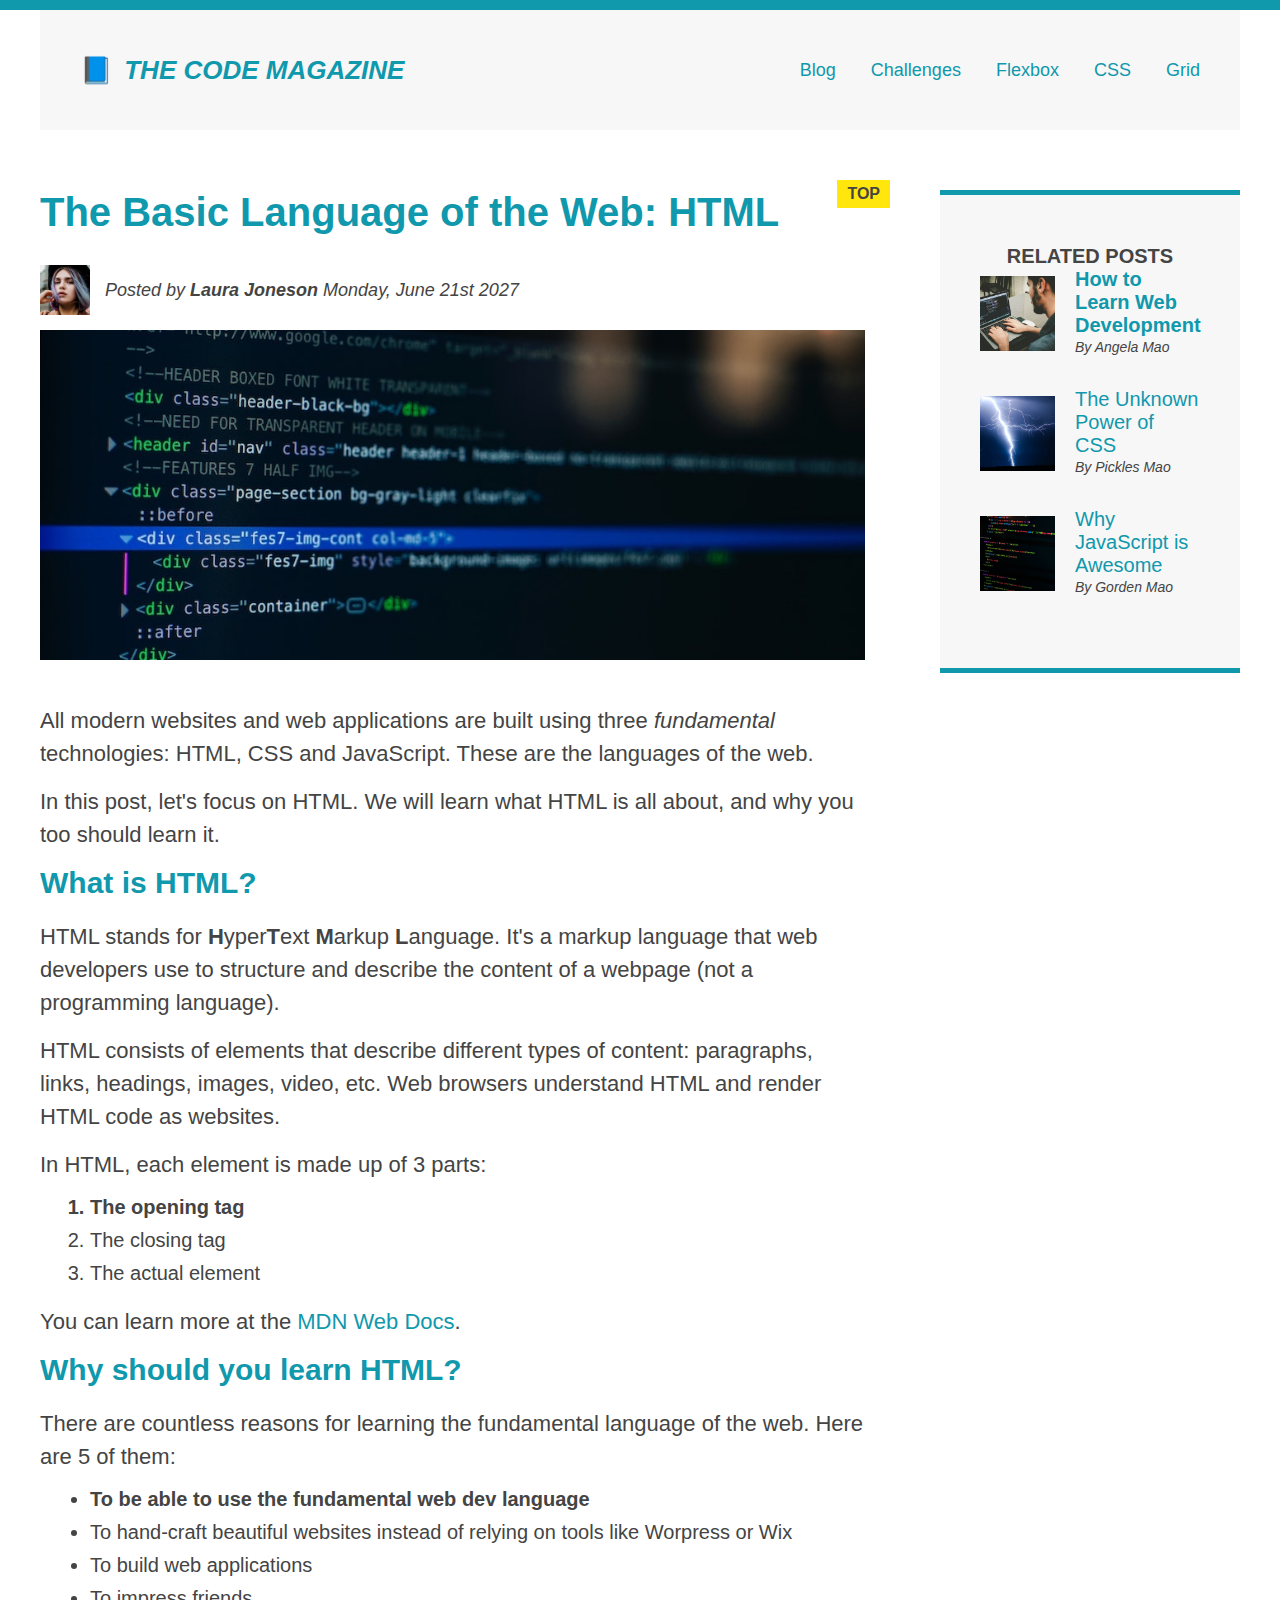
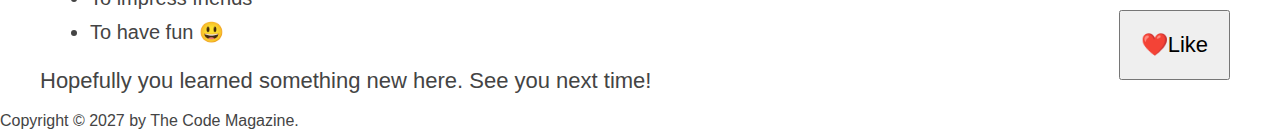
<file: 02-HTML/index.html>
<!DOCTYPE html>
<html lang="en">
  <head>
    <meta charset="UTF-8" />
    <meta http-equiv="X-UA-Compatible" content="IE=edge" />
    <meta name="viewport" content="width=device-width, initial-scale=1.0" />
    <link href="style.css" rel="stylesheet" />
    <title>The Basic language of the web: HTML</title>
  </head>
  <body>
    <div class="container">
      <header class="main-header">
        <h1>📘 The Code Magazine</h1>
        <nav>
          <a href="blog.html">Blog</a>
          <a href="#">Challenges</a>
          <a href="flexbox.html">Flexbox</a>
          <a href="#">CSS</a>
          <a href="css-grid.html">Grid</a>
        </nav>
      </header>
      <!-- Only necessary for flexbox -->
      <!-- <div class="row"> -->
      <article>
        <header class="post-header">
          <h2>The Basic Language of the Web: HTML</h2>
          <div class="author-box">
            <img
              src="img/laura-jones.jpg"
              alt="Headshot of Laura Jones"
              height="50"
              width="50"
            />
            <p id="author">
              Posted by <strong>Laura Joneson</strong> Monday, June 21st 2027
            </p>
          </div>
          <img
            src="img/post-img.jpg"
            alt="HTML code on a screen"
            width="500"
            height="200"
            class="post-img"
          />
        </header>
        <p>
          All modern websites and web applications are built using three
          <em>fundamental</em>
          technologies: HTML, CSS and JavaScript. These are the languages of the
          web.
        </p>
        <p>
          In this post, let's focus on HTML. We will learn what HTML is all
          about, and why you too should learn it.
        </p>
        <h3>What is HTML?</h3>
        <p>
          HTML stands for <strong>H</strong>yper<strong>T</strong>ext
          <strong>M</strong>arkup <strong>L</strong>anguage. It's a markup
          language that web developers use to structure and describe the content
          of a webpage (not a programming language).
        </p>
        <p>
          HTML consists of elements that describe different types of content:
          paragraphs, links, headings, images, video, etc. Web browsers
          understand HTML and render HTML code as websites.
        </p>
        <p>In HTML, each element is made up of 3 parts:</p>
        <ol>
          <li>The opening tag</li>
          <li>The closing tag</li>
          <li>The actual element</li>
        </ol>
        <p>
          You can learn more at the<a
            href="https://developer.mozilla.org/en-US/docs/Web/HTML"
            target="_blank"
          >
            MDN Web Docs</a
          >.
        </p>
        <h3>Why should you learn HTML?</h3>
        <p>
          There are countless reasons for learning the fundamental language of
          the web. Here are 5 of them:
        </p>
        <ul>
          <li>To be able to use the fundamental web dev language</li>
          <li>
            To hand-craft beautiful websites instead of relying on tools like
            Worpress or Wix
          </li>
          <li>To build web applications</li>
          <li>To impress friends</li>
          <li>To have fun 😃</li>
        </ul>
        <p>Hopefully you learned something new here. See you next time!</p>
      </article>
      <aside>
        <h4>Related posts</h4>
        <ul class="related-posts">
          <li class="related-post">
            <img
              src="img/related-1.jpg"
              height="75"
              width="75"
              alt="Person programming"
            />
            <div>
              <a class="related-link" href="#">How to Learn Web Development</a>
              <p class="related-author">By Angela Mao</p>
            </div>
          </li>
          <li class="related-post">
            <img
              src="img/related-2.jpg"
              height="75"
              width="75"
              alt="Lighting"
            />
            <div>
              <a class="related-link" href="#">The Unknown Power of CSS</a>
              <p class="related-author">By Pickles Mao</p>
            </div>
          </li>
          <li class="related-post">
            <img
              src="img/related-3.jpg"
              height="75"
              width="75"
              alt="Javascript code on a screen"
            />
            <div>
              <a class="related-link" href="#">Why JavaScript is Awesome</a>
              <p class="related-author">By Gorden Mao</p>
            </div>
          </li>
        </ul>
      </aside>
    </div>
    <footer id="copyright" class="copyright text">
      Copyright &copy; 2027 by The Code Magazine.
    </footer>
    <!-- </div> -->
    <button class="like-button">❤️Like</button>
  </body>
</html>
</file>
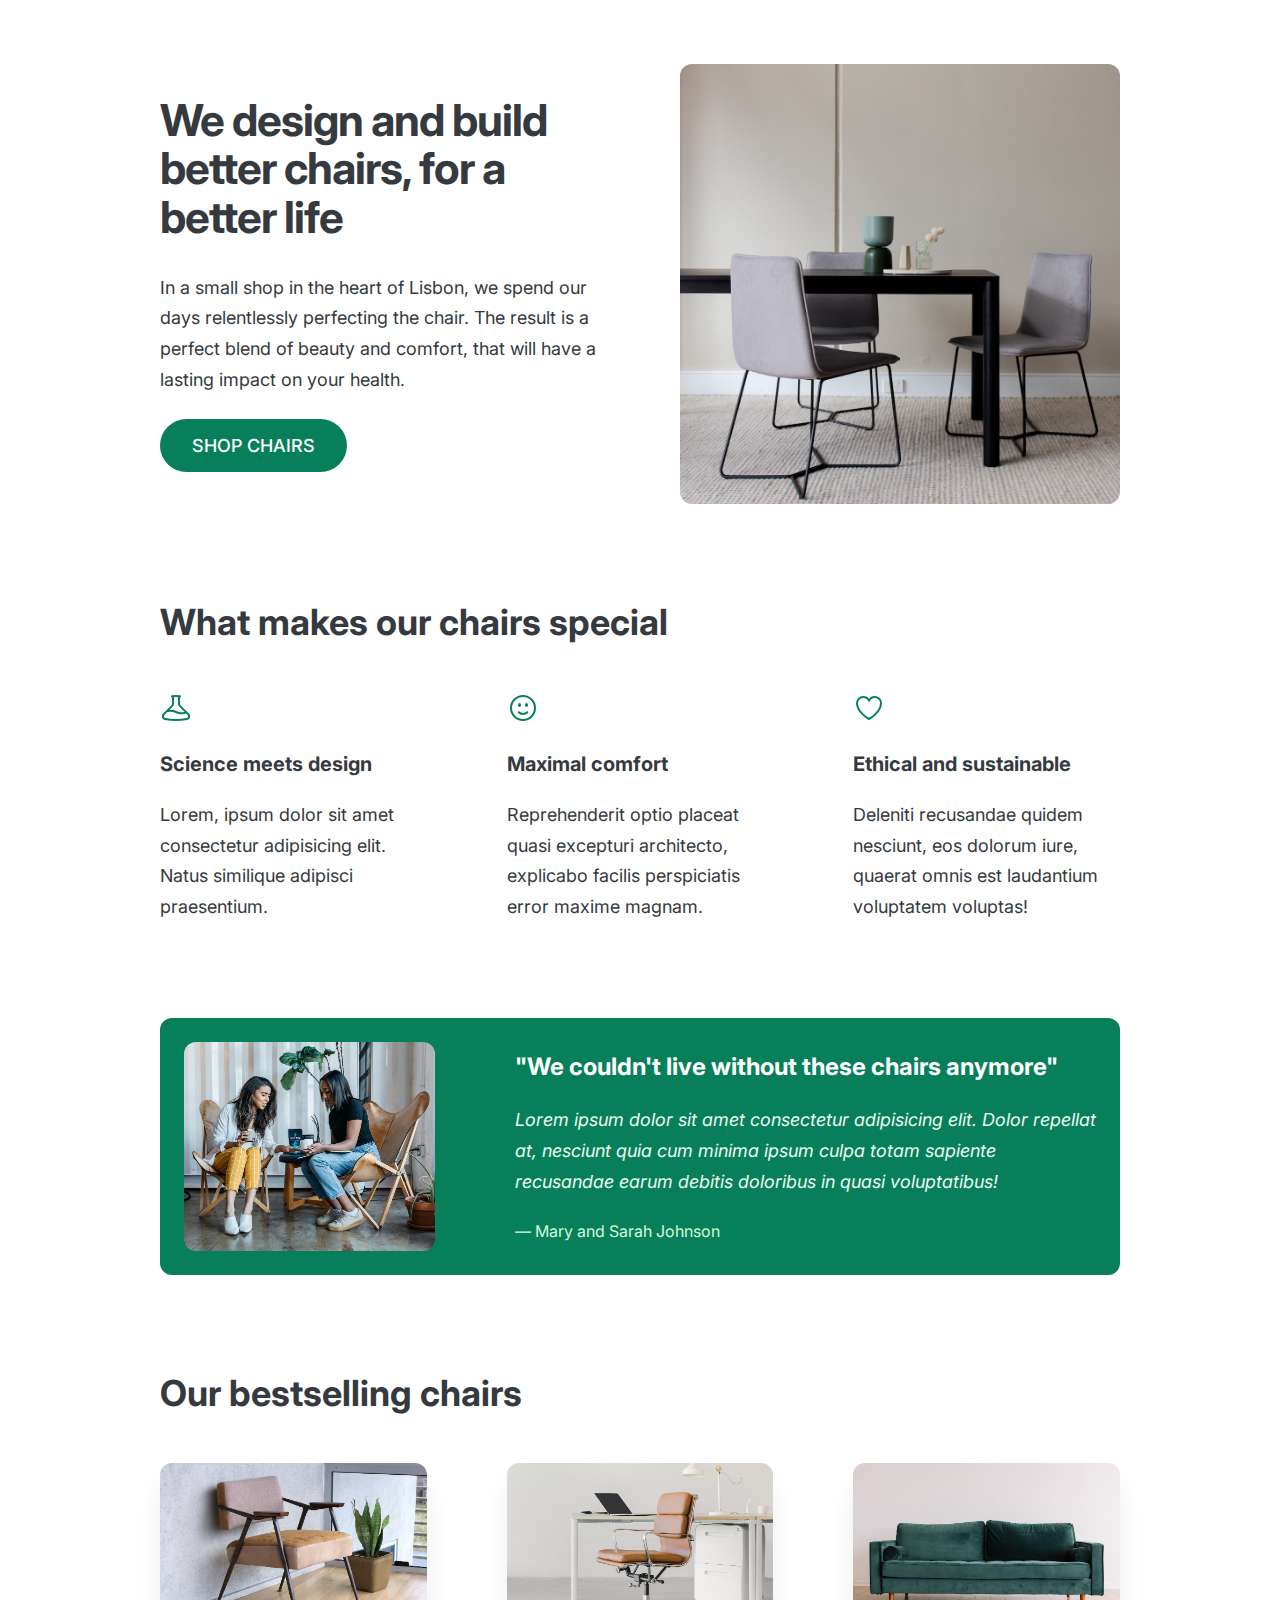
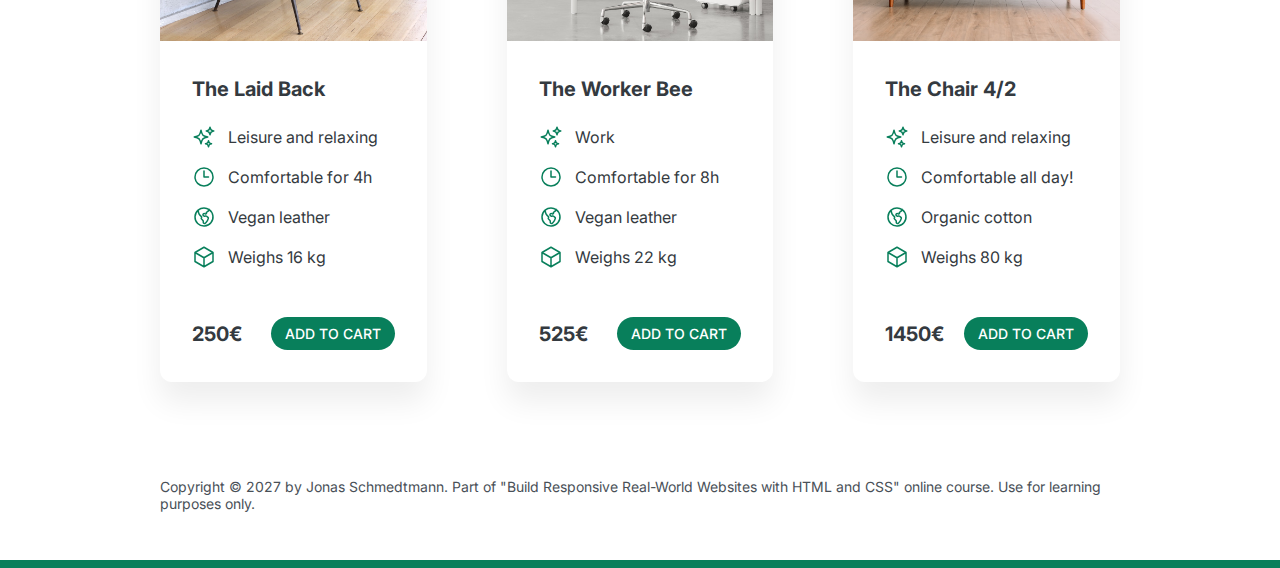
<file: 05-Design/index.html>
<!DOCTYPE html>
<html lang="en">
  <head>
    <meta charset="UTF-8" />
    <meta http-equiv="X-UA-Compatible" content="IE=edge" />
    <meta name="viewport" content="width=device-width, initial-scale=1.0" />
    <link rel="preconnect" href="https://fonts.googleapis.com" />
    <link rel="preconnect" href="https://fonts.gstatic.com" crossorigin />
    <link
      href="https://fonts.googleapis.com/css2?family=Inter:wght@400;500;700&family=Roboto:wght@400;700&display=swap"
      rel="stylesheet"
    />
    <link rel="stylesheet" href="style.css" />
    <title>Lisbon Chair Shop</title>
  </head>
  <body>
    <div class="container">
      <header>
        <div class="header-text-box">
          <h1>We design and build better chairs, for a better life</h1>
          <p class="header-text">
            In a small shop in the heart of Lisbon, we spend our days
            relentlessly perfecting the chair. The result is a perfect blend of
            beauty and comfort, that will have a lasting impact on your health.
          </p>
          <a class="btn btn--big" href="#">Shop chairs</a>
        </div>
        <img src="hero.jpg" alt="Photo" />
      </header>

      <section>
        <h2>What makes our chairs special</h2>
        <div class="grid-3-cols">
          <div>
            <svg
              xmlns="http://www.w3.org/2000/svg"
              fill="none"
              viewBox="0 0 24 24"
              stroke-width="1.5"
              stroke="currentColor"
              class="features-icon"
            >
              <path
                stroke-linecap="round"
                stroke-linejoin="round"
                d="M9.75 3.104v5.714a2.25 2.25 0 01-.659 1.591L5 14.5M9.75 3.104c-.251.023-.501.05-.75.082m.75-.082a24.301 24.301 0 014.5 0m0 0v5.714c0 .597.237 1.17.659 1.591L19.8 15.3M14.25 3.104c.251.023.501.05.75.082M19.8 15.3l-1.57.393A9.065 9.065 0 0112 15a9.065 9.065 0 00-6.23-.693L5 14.5m14.8.8l1.402 1.402c1.232 1.232.65 3.318-1.067 3.611A48.309 48.309 0 0112 21c-2.773 0-5.491-.235-8.135-.687-1.718-.293-2.3-2.379-1.067-3.61L5 14.5"
              />
            </svg>

            <p class="features-title"><strong>Science meets design</strong></p>
            <p class="features-text">
              Lorem, ipsum dolor sit amet consectetur adipisicing elit. Natus
              similique adipisci praesentium.
            </p>
          </div>

          <div>
            <svg
              xmlns="http://www.w3.org/2000/svg"
              fill="none"
              viewBox="0 0 24 24"
              stroke-width="1.5"
              stroke="currentColor"
              class="features-icon"
            >
              <path
                stroke-linecap="round"
                stroke-linejoin="round"
                d="M15.182 15.182a4.5 4.5 0 01-6.364 0M21 12a9 9 0 11-18 0 9 9 0 0118 0zM9.75 9.75c0 .414-.168.75-.375.75S9 10.164 9 9.75 9.168 9 9.375 9s.375.336.375.75zm-.375 0h.008v.015h-.008V9.75zm5.625 0c0 .414-.168.75-.375.75s-.375-.336-.375-.75.168-.75.375-.75.375.336.375.75zm-.375 0h.008v.015h-.008V9.75z"
              />
            </svg>

            <p class="features-title">
              <strong>Maximal comfort</strong>
            </p>
            <p class="features-text">
              Reprehenderit optio placeat quasi excepturi architecto, explicabo
              facilis perspiciatis error maxime magnam.
            </p>
          </div>

          <div>
            <svg
              xmlns="http://www.w3.org/2000/svg"
              fill="none"
              viewBox="0 0 24 24"
              stroke-width="1.5"
              stroke="currentColor"
              class="features-icon"
            >
              <path
                stroke-linecap="round"
                stroke-linejoin="round"
                d="M21 8.25c0-2.485-2.099-4.5-4.688-4.5-1.935 0-3.597 1.126-4.312 2.733-.715-1.607-2.377-2.733-4.313-2.733C5.1 3.75 3 5.765 3 8.25c0 7.22 9 12 9 12s9-4.78 9-12z"
              />
            </svg>

            <p class="features-title">
              <strong>Ethical and sustainable</strong>
            </p>
            <p class="features-text">
              Deleniti recusandae quidem nesciunt, eos dolorum iure, quaerat
              omnis est laudantium voluptatem voluptas!
            </p>
          </div>
        </div>
      </section>

      <section class="testimonial-section">
        <div class="grid-3-cols">
          <img src="customers.jpg" alt="People sitting on chairs" />
          <div class="testimonial-box">
            <h2>"We couldn't live without these chairs anymore"</h2>
            <blockquote class="testimonial-text">
              Lorem ipsum dolor sit amet consectetur adipisicing elit. Dolor
              repellat at, nesciunt quia cum minima ipsum culpa totam sapiente
              recusandae earum debitis doloribus in quasi voluptatibus!
            </blockquote>
            <p class="testimonial-author">&mdash; Mary and Sarah Johnson</p>
          </div>
        </div>
      </section>

      <section>
        <h2>Our bestselling chairs</h2>
        <div class="grid-3-cols">
          <figure class="chair">
            <img src="chair-1.jpg" alt="Chair" />
            <div class="chair-box">
              <h3>The Laid Back</h3>
              <ul class="chair-details">
                <li>
                  <!-- Span is a generic INLINE text element, it doesn't have any meaning. It's like a div element, but inline -->
                  <svg
                    xmlns="http://www.w3.org/2000/svg"
                    fill="none"
                    viewBox="0 0 24 24"
                    stroke-width="1.5"
                    stroke="currentColor"
                    class="chair-icon"
                  >
                    <path
                      stroke-linecap="round"
                      stroke-linejoin="round"
                      d="M9.813 15.904L9 18.75l-.813-2.846a4.5 4.5 0 00-3.09-3.09L2.25 12l2.846-.813a4.5 4.5 0 003.09-3.09L9 5.25l.813 2.846a4.5 4.5 0 003.09 3.09L15.75 12l-2.846.813a4.5 4.5 0 00-3.09 3.09zM18.259 8.715L18 9.75l-.259-1.035a3.375 3.375 0 00-2.455-2.456L14.25 6l1.036-.259a3.375 3.375 0 002.455-2.456L18 2.25l.259 1.035a3.375 3.375 0 002.456 2.456L21.75 6l-1.035.259a3.375 3.375 0 00-2.456 2.456zM16.894 20.567L16.5 21.75l-.394-1.183a2.25 2.25 0 00-1.423-1.423L13.5 18.75l1.183-.394a2.25 2.25 0 001.423-1.423l.394-1.183.394 1.183a2.25 2.25 0 001.423 1.423l1.183.394-1.183.394a2.25 2.25 0 00-1.423 1.423z"
                    />
                  </svg>
                  <span>Leisure and relaxing</span>
                </li>
                <li>
                  <svg
                    xmlns="http://www.w3.org/2000/svg"
                    fill="none"
                    viewBox="0 0 24 24"
                    stroke-width="1.5"
                    stroke="currentColor"
                    class="chair-icon"
                  >
                    <path
                      stroke-linecap="round"
                      stroke-linejoin="round"
                      d="M12 6v6h4.5m4.5 0a9 9 0 11-18 0 9 9 0 0118 0z"
                    />
                  </svg>

                  <span>Comfortable for 4h</span>
                </li>
                <li>
                  <svg
                    xmlns="http://www.w3.org/2000/svg"
                    fill="none"
                    viewBox="0 0 24 24"
                    stroke-width="1.5"
                    stroke="currentColor"
                    class="chair-icon"
                  >
                    <path
                      stroke-linecap="round"
                      stroke-linejoin="round"
                      d="M6.115 5.19l.319 1.913A6 6 0 008.11 10.36L9.75 12l-.387.775c-.217.433-.132.956.21 1.298l1.348 1.348c.21.21.329.497.329.795v1.089c0 .426.24.815.622 1.006l.153.076c.433.217.956.132 1.298-.21l.723-.723a8.7 8.7 0 002.288-4.042 1.087 1.087 0 00-.358-1.099l-1.33-1.108c-.251-.21-.582-.299-.905-.245l-1.17.195a1.125 1.125 0 01-.98-.314l-.295-.295a1.125 1.125 0 010-1.591l.13-.132a1.125 1.125 0 011.3-.21l.603.302a.809.809 0 001.086-1.086L14.25 7.5l1.256-.837a4.5 4.5 0 001.528-1.732l.146-.292M6.115 5.19A9 9 0 1017.18 4.64M6.115 5.19A8.965 8.965 0 0112 3c1.929 0 3.716.607 5.18 1.64"
                    />
                  </svg>
                  <span>Vegan leather</span>
                </li>
                <li>
                  <svg
                    xmlns="http://www.w3.org/2000/svg"
                    fill="none"
                    viewBox="0 0 24 24"
                    stroke-width="1.5"
                    stroke="currentColor"
                    class="chair-icon"
                  >
                    <path
                      stroke-linecap="round"
                      stroke-linejoin="round"
                      d="M21 7.5l-9-5.25L3 7.5m18 0l-9 5.25m9-5.25v9l-9 5.25M3 7.5l9 5.25M3 7.5v9l9 5.25m0-9v9"
                    />
                  </svg>

                  <span>Weighs 16 kg</span>
                </li>
              </ul>
              <div class="chair-price">
                <strong>250€</strong>
                <a href="#" class="btn btn--small">Add to cart</a>
              </div>
            </div>
          </figure>

          <figure class="chair">
            <img src="chair-2.jpg" alt="Chair" />
            <div class="chair-box">
              <h3>The Worker Bee</h3>
              <ul class="chair-details">
                <li>
                  <svg
                    xmlns="http://www.w3.org/2000/svg"
                    fill="none"
                    viewBox="0 0 24 24"
                    stroke-width="1.5"
                    stroke="currentColor"
                    class="chair-icon"
                  >
                    <path
                      stroke-linecap="round"
                      stroke-linejoin="round"
                      d="M9.813 15.904L9 18.75l-.813-2.846a4.5 4.5 0 00-3.09-3.09L2.25 12l2.846-.813a4.5 4.5 0 003.09-3.09L9 5.25l.813 2.846a4.5 4.5 0 003.09 3.09L15.75 12l-2.846.813a4.5 4.5 0 00-3.09 3.09zM18.259 8.715L18 9.75l-.259-1.035a3.375 3.375 0 00-2.455-2.456L14.25 6l1.036-.259a3.375 3.375 0 002.455-2.456L18 2.25l.259 1.035a3.375 3.375 0 002.456 2.456L21.75 6l-1.035.259a3.375 3.375 0 00-2.456 2.456zM16.894 20.567L16.5 21.75l-.394-1.183a2.25 2.25 0 00-1.423-1.423L13.5 18.75l1.183-.394a2.25 2.25 0 001.423-1.423l.394-1.183.394 1.183a2.25 2.25 0 001.423 1.423l1.183.394-1.183.394a2.25 2.25 0 00-1.423 1.423z"
                    />
                  </svg>
                  <span>Work</span>
                </li>
                <li>
                  <svg
                    xmlns="http://www.w3.org/2000/svg"
                    fill="none"
                    viewBox="0 0 24 24"
                    stroke-width="1.5"
                    stroke="currentColor"
                    class="chair-icon"
                  >
                    <path
                      stroke-linecap="round"
                      stroke-linejoin="round"
                      d="M12 6v6h4.5m4.5 0a9 9 0 11-18 0 9 9 0 0118 0z"
                    />
                  </svg>
                  <span>Comfortable for 8h</span>
                </li>
                <li>
                  <svg
                    xmlns="http://www.w3.org/2000/svg"
                    fill="none"
                    viewBox="0 0 24 24"
                    stroke-width="1.5"
                    stroke="currentColor"
                    class="chair-icon"
                  >
                    <path
                      stroke-linecap="round"
                      stroke-linejoin="round"
                      d="M6.115 5.19l.319 1.913A6 6 0 008.11 10.36L9.75 12l-.387.775c-.217.433-.132.956.21 1.298l1.348 1.348c.21.21.329.497.329.795v1.089c0 .426.24.815.622 1.006l.153.076c.433.217.956.132 1.298-.21l.723-.723a8.7 8.7 0 002.288-4.042 1.087 1.087 0 00-.358-1.099l-1.33-1.108c-.251-.21-.582-.299-.905-.245l-1.17.195a1.125 1.125 0 01-.98-.314l-.295-.295a1.125 1.125 0 010-1.591l.13-.132a1.125 1.125 0 011.3-.21l.603.302a.809.809 0 001.086-1.086L14.25 7.5l1.256-.837a4.5 4.5 0 001.528-1.732l.146-.292M6.115 5.19A9 9 0 1017.18 4.64M6.115 5.19A8.965 8.965 0 0112 3c1.929 0 3.716.607 5.18 1.64"
                    />
                  </svg>
                  <span>Vegan leather</span>
                </li>
                <li>
                  <svg
                    xmlns="http://www.w3.org/2000/svg"
                    fill="none"
                    viewBox="0 0 24 24"
                    stroke-width="1.5"
                    stroke="currentColor"
                    class="chair-icon"
                  >
                    <path
                      stroke-linecap="round"
                      stroke-linejoin="round"
                      d="M21 7.5l-9-5.25L3 7.5m18 0l-9 5.25m9-5.25v9l-9 5.25M3 7.5l9 5.25M3 7.5v9l9 5.25m0-9v9"
                    />
                  </svg>
                  <span>Weighs 22 kg</span>
                </li>
              </ul>
              <div class="chair-price">
                <strong>525€</strong>
                <a href="#" class="btn btn--small">Add to cart</a>
              </div>
            </div>
          </figure>

          <figure class="chair">
            <img src="chair-3.jpg" alt="Chair" />
            <div class="chair-box">
              <h3>The Chair 4/2</h3>
              <ul class="chair-details">
                <li>
                  <svg
                    xmlns="http://www.w3.org/2000/svg"
                    fill="none"
                    viewBox="0 0 24 24"
                    stroke-width="1.5"
                    stroke="currentColor"
                    class="chair-icon"
                  >
                    <path
                      stroke-linecap="round"
                      stroke-linejoin="round"
                      d="M9.813 15.904L9 18.75l-.813-2.846a4.5 4.5 0 00-3.09-3.09L2.25 12l2.846-.813a4.5 4.5 0 003.09-3.09L9 5.25l.813 2.846a4.5 4.5 0 003.09 3.09L15.75 12l-2.846.813a4.5 4.5 0 00-3.09 3.09zM18.259 8.715L18 9.75l-.259-1.035a3.375 3.375 0 00-2.455-2.456L14.25 6l1.036-.259a3.375 3.375 0 002.455-2.456L18 2.25l.259 1.035a3.375 3.375 0 002.456 2.456L21.75 6l-1.035.259a3.375 3.375 0 00-2.456 2.456zM16.894 20.567L16.5 21.75l-.394-1.183a2.25 2.25 0 00-1.423-1.423L13.5 18.75l1.183-.394a2.25 2.25 0 001.423-1.423l.394-1.183.394 1.183a2.25 2.25 0 001.423 1.423l1.183.394-1.183.394a2.25 2.25 0 00-1.423 1.423z"
                    />
                  </svg>
                  <span>Leisure and relaxing</span>
                </li>
                <li>
                  <svg
                    xmlns="http://www.w3.org/2000/svg"
                    fill="none"
                    viewBox="0 0 24 24"
                    stroke-width="1.5"
                    stroke="currentColor"
                    class="chair-icon"
                  >
                    <path
                      stroke-linecap="round"
                      stroke-linejoin="round"
                      d="M12 6v6h4.5m4.5 0a9 9 0 11-18 0 9 9 0 0118 0z"
                    />
                  </svg>
                  <span>Comfortable all day!</span>
                </li>
                <li>
                  <svg
                    xmlns="http://www.w3.org/2000/svg"
                    fill="none"
                    viewBox="0 0 24 24"
                    stroke-width="1.5"
                    stroke="currentColor"
                    class="chair-icon"
                  >
                    <path
                      stroke-linecap="round"
                      stroke-linejoin="round"
                      d="M6.115 5.19l.319 1.913A6 6 0 008.11 10.36L9.75 12l-.387.775c-.217.433-.132.956.21 1.298l1.348 1.348c.21.21.329.497.329.795v1.089c0 .426.24.815.622 1.006l.153.076c.433.217.956.132 1.298-.21l.723-.723a8.7 8.7 0 002.288-4.042 1.087 1.087 0 00-.358-1.099l-1.33-1.108c-.251-.21-.582-.299-.905-.245l-1.17.195a1.125 1.125 0 01-.98-.314l-.295-.295a1.125 1.125 0 010-1.591l.13-.132a1.125 1.125 0 011.3-.21l.603.302a.809.809 0 001.086-1.086L14.25 7.5l1.256-.837a4.5 4.5 0 001.528-1.732l.146-.292M6.115 5.19A9 9 0 1017.18 4.64M6.115 5.19A8.965 8.965 0 0112 3c1.929 0 3.716.607 5.18 1.64"
                    />
                  </svg>
                  <span>Organic cotton</span>
                </li>
                <li>
                  <svg
                    xmlns="http://www.w3.org/2000/svg"
                    fill="none"
                    viewBox="0 0 24 24"
                    stroke-width="1.5"
                    stroke="currentColor"
                    class="chair-icon"
                  >
                    <path
                      stroke-linecap="round"
                      stroke-linejoin="round"
                      d="M21 7.5l-9-5.25L3 7.5m18 0l-9 5.25m9-5.25v9l-9 5.25M3 7.5l9 5.25M3 7.5v9l9 5.25m0-9v9"
                    />
                  </svg>
                  <span>Weighs 80 kg</span>
                </li>
              </ul>
              <div class="chair-price">
                <strong>1450€</strong>
                <a href="#" class="btn btn--small">Add to cart</a>
              </div>
            </div>
          </figure>
        </div>
      </section>

      <footer>
        Copyright &copy; 2027 by Jonas Schmedtmann. Part of "Build Responsive
        Real-World Websites with HTML and CSS" online course. Use for learning
        purposes only.
      </footer>
    </div>
  </body>
</html>
</file>
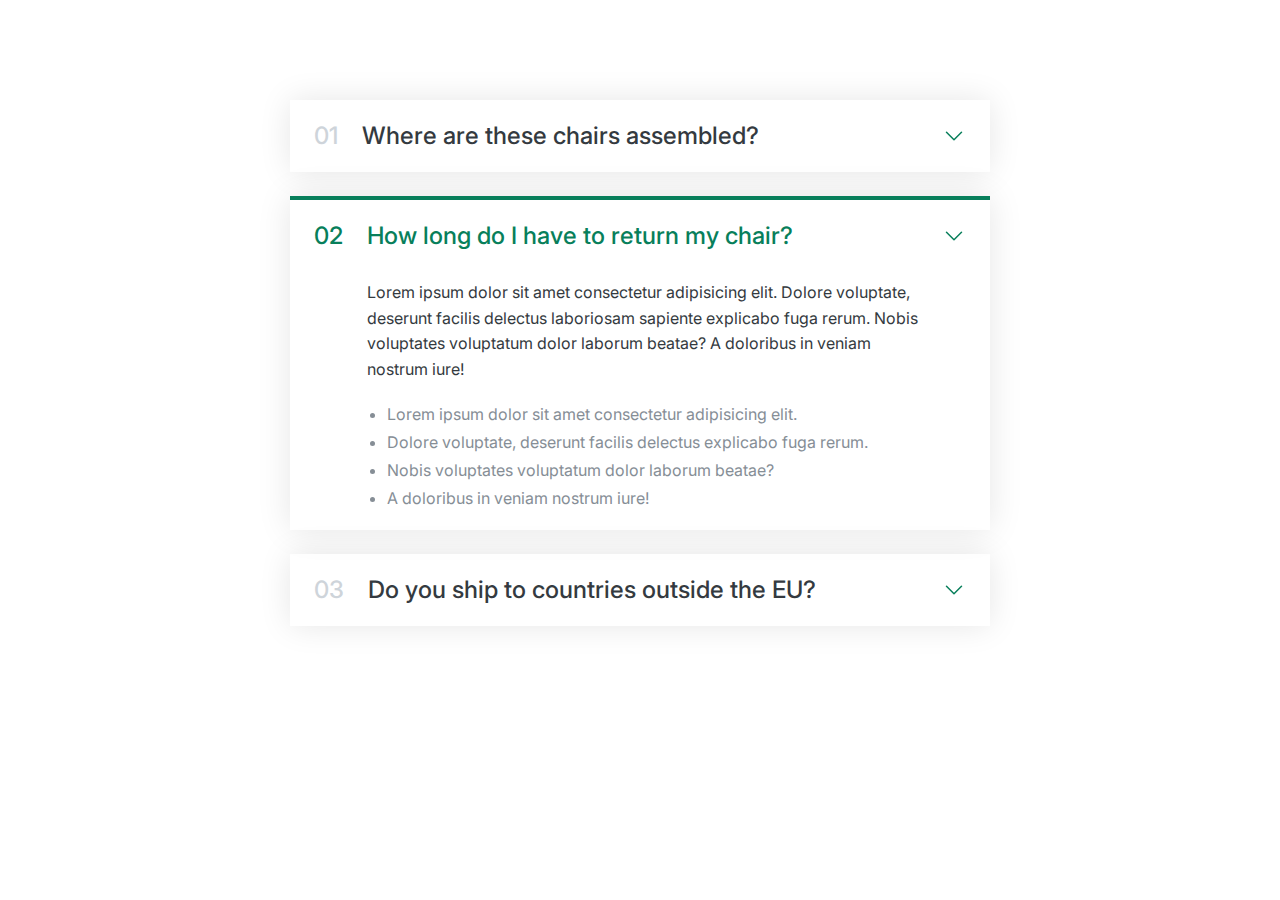
<file: Components/01-accordion.html>
<!DOCTYPE html>
<html lang="en">
  <head>
    <meta charset="UTF-8" />
    <meta http-equiv="X-UA-Compatible" content="IE=edge" />
    <meta name="viewport" content="width=device-width, initial-scale=1.0" />
    <link
      href="https://fonts.googleapis.com/css2?family=Inter:wght@400;500;700&family=Roboto:wght@400;700&display=swap"
      rel="stylesheet"
    />
    <title>Accordion Component</title>
    <style>
      /*
      SPACING SYSTEM (px)
      2 / 4 / 8 / 12 / 16 / 24 / 32 / 48 / 64 / 80 / 96 / 128
      
      FONT SIZE SYSTEM (px)
      10 / 12 / 14 / 16 / 18 / 20 / 24 / 30 / 36 / 44 / 52 / 62 / 74 / 86 / 98
      */

      * {
        margin: 0;
        padding: 0;
        box-sizing: border-box;
      }

      /* ------------------------ */
      /* GENERAL STYLES */
      /* ------------------------ */
      body {
        font-family: "Inter", sans-serif;
        color: #343a40;
        line-height: 1;
      }
      .accordion {
        width: 700px;
        margin: 100px auto;
        display: flex;
        flex-direction: column;
        gap: 24px;
      }
      .item {
        box-shadow: 0 0 32px rgba(0, 0, 0, 0.1);
        padding: 24px;
        display: grid;
        grid-template-columns: auto 1fr auto;
        column-gap: 24px;
        row-gap: 32px;
        align-items: center;
      }
      .number,
      .text {
        font-size: 24px;
        font-weight: 500;
        /* color: #087f5b; */
      }
      .number {
        color: #ced4da;
      }
      .icon {
        width: 24px;
        height: 24px;
        stroke: #087f5b;
      }
      .hidden-box {
        grid-column: 2;
        display: none;
      }
      .hidden-box p {
        line-height: 1.6;
        margin-bottom: 24px;
      }
      .hidden-box ul {
        color: #868e96;
        margin-left: 20px;
        display: flex;
        flex-direction: column;
        gap: 12px;
      }
      .open {
        border-top: 4px solid #087f5b;
      }
      .open .hidden-box {
        display: block;
      }
      .open .number,
      .open .text {
        color: #087f5b;
      }
    </style>
  </head>
  <body>
    <div class="accordion">
      <div class="item">
        <p class="number">01</p>
        <p class="text">Where are these chairs assembled?</p>
        <svg
          xmlns="http://www.w3.org/2000/svg"
          fill="none"
          viewBox="0 0 24 24"
          stroke-width="1.5"
          stroke="currentColor"
          class="icon"
        >
          <path
            stroke-linecap="round"
            stroke-linejoin="round"
            d="M19.5 8.25l-7.5 7.5-7.5-7.5"
          />
        </svg>
        <div class="hidden-box">
          <p>
            Lorem ipsum dolor sit amet consectetur adipisicing elit. Dolore
            voluptate, deserunt facilis delectus laboriosam sapiente explicabo
            fuga rerum. Nobis voluptates voluptatum dolor laborum beatae? A
            doloribus in veniam nostrum iure!
          </p>
          <ul>
            <li>Lorem ipsum dolor sit amet consectetur adipisicing elit.</li>
            <li>
              Dolore voluptate, deserunt facilis delectus explicabo fuga rerum.
            </li>
            <li>Nobis voluptates voluptatum dolor laborum beatae?</li>
            <li>A doloribus in veniam nostrum iure!</li>
          </ul>
        </div>
      </div>
      <div class="item open">
        <p class="number">02</p>
        <p class="text">How long do I have to return my chair?</p>
        <svg
          xmlns="http://www.w3.org/2000/svg"
          fill="none"
          viewBox="0 0 24 24"
          stroke-width="1.5"
          stroke="currentColor"
          class="icon"
        >
          <path
            stroke-linecap="round"
            stroke-linejoin="round"
            d="M19.5 8.25l-7.5 7.5-7.5-7.5"
          />
        </svg>
        <div class="hidden-box">
          <p>
            Lorem ipsum dolor sit amet consectetur adipisicing elit. Dolore
            voluptate, deserunt facilis delectus laboriosam sapiente explicabo
            fuga rerum. Nobis voluptates voluptatum dolor laborum beatae? A
            doloribus in veniam nostrum iure!
          </p>
          <ul>
            <li>Lorem ipsum dolor sit amet consectetur adipisicing elit.</li>
            <li>
              Dolore voluptate, deserunt facilis delectus explicabo fuga rerum.
            </li>
            <li>Nobis voluptates voluptatum dolor laborum beatae?</li>
            <li>A doloribus in veniam nostrum iure!</li>
          </ul>
        </div>
      </div>
      <div class="item">
        <p class="number">03</p>
        <p class="text">Do you ship to countries outside the EU?</p>
        <svg
          xmlns="http://www.w3.org/2000/svg"
          fill="none"
          viewBox="0 0 24 24"
          stroke-width="1.5"
          stroke="currentColor"
          class="icon"
        >
          <path
            stroke-linecap="round"
            stroke-linejoin="round"
            d="M19.5 8.25l-7.5 7.5-7.5-7.5"
          />
        </svg>
        <div class="hidden-box">
          <p>
            Lorem ipsum dolor sit amet consectetur adipisicing elit. Dolore
            voluptate, deserunt facilis delectus laboriosam sapiente explicabo
            fuga rerum. Nobis voluptates voluptatum dolor laborum beatae? A
            doloribus in veniam nostrum iure!
          </p>
          <ul>
            <li>Lorem ipsum dolor sit amet consectetur adipisicing elit.</li>
            <li>
              Dolore voluptate, deserunt facilis delectus explicabo fuga rerum.
            </li>
            <li>Nobis voluptates voluptatum dolor laborum beatae?</li>
            <li>A doloribus in veniam nostrum iure!</li>
          </ul>
        </div>
      </div>
    </div>
  </body>
</html>
</file>
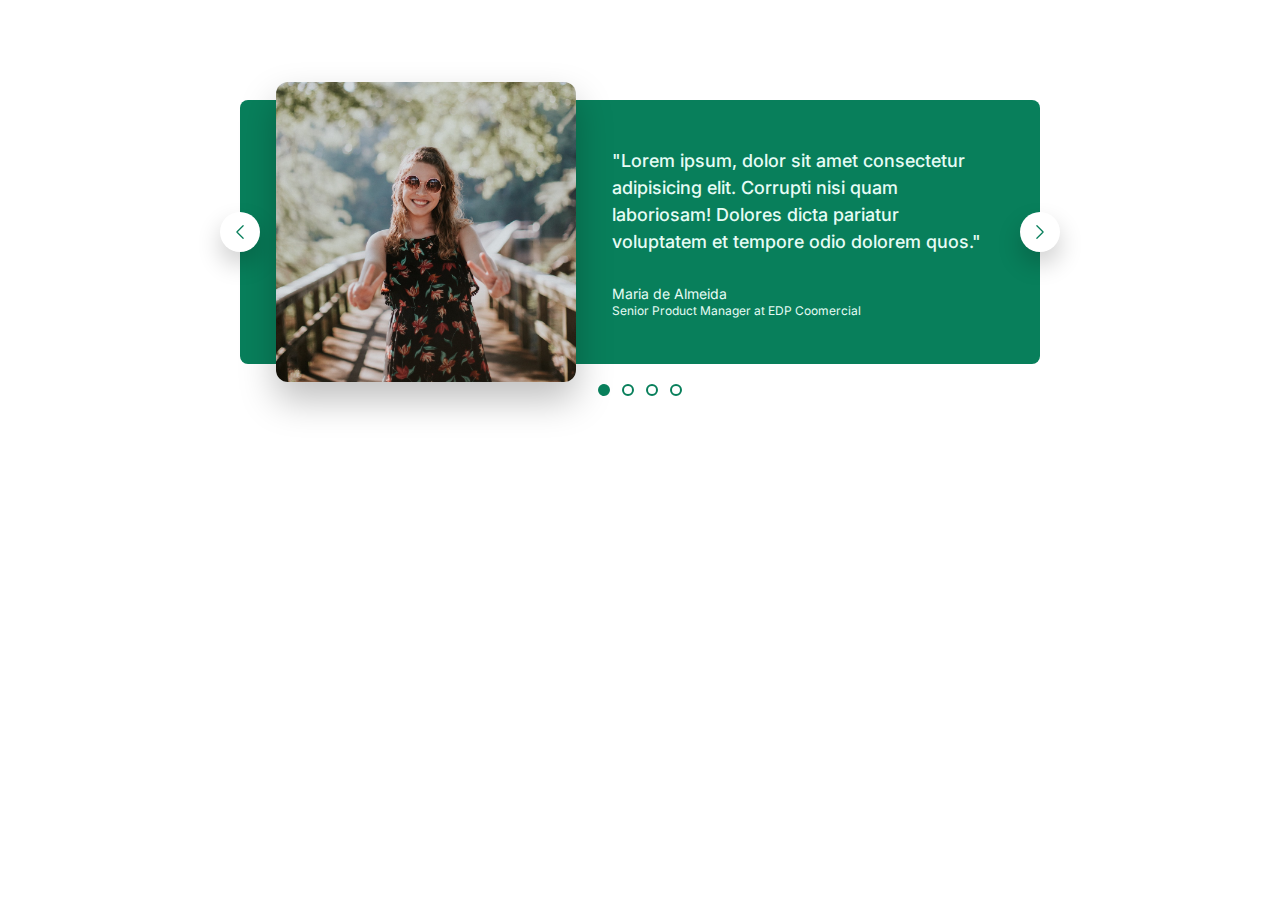
<file: Components/02-carousel.html>
<!DOCTYPE html>
<html lang="en">
  <head>
    <meta charset="UTF-8" />
    <meta http-equiv="X-UA-Compatible" content="IE=edge" />
    <meta name="viewport" content="width=device-width, initial-scale=1.0" />
    <link
      href="https://fonts.googleapis.com/css2?family=Inter:wght@400;500;700&family=Roboto:wght@400;700&display=swap"
      rel="stylesheet"
    />
    <title>Carousel Component</title>
    <style>
      /*
      SPACING SYSTEM (px)
      2 / 4 / 8 / 12 / 16 / 24 / 32 / 48 / 64 / 80 / 96 / 128
      
      FONT SIZE SYSTEM (px)
      10 / 12 / 14 / 16 / 18 / 20 / 24 / 30 / 36 / 44 / 52 / 62 / 74 / 86 / 98
      */

      * {
        margin: 0;
        padding: 0;
        box-sizing: border-box;
      }

      /* ------------------------ */
      /* GENERAL STYLES */
      /* ------------------------ */
      body {
        font-family: "Inter", sans-serif;
        color: #343a40;
        line-height: 1;
      }
      img {
        height: 200px;
        border-radius: 8px;
        transform: scale(1.5);
        box-shadow: 0 12px 24px rgba(0, 0, 0, 0.25);
      }
      .carousel {
        background-color: #087f5b;
        width: 800px;
        margin: 100px auto;
        border-radius: 8px;
        padding: 32px 48px 32px 86px;
        display: flex;
        align-items: center;
        gap: 86px;
        position: relative;
      }

      .testmonial-text {
        font-size: 18px;
        font-weight: 500;
        line-height: 1.5;
        margin-bottom: 32px;
        color: #e6fcf5;
      }
      .testmonial-author {
        color: #e6fcf5;
        margin-bottom: 4px;
        font-size: 14px;
      }
      .testmonial-job {
        color: #e6fcf5;
        font-size: 12px;
      }
      .btn {
        background-color: #fff;
        border: none;
        height: 40px;
        width: 40px;
        border-radius: 50%;
        position: absolute;
        display: flex;
        align-items: center;
        justify-content: center;
        box-shadow: 0 12px 24px rgba(0, 0, 0, 0.2);
        cursor: pointer;
      }
      .btn-left {
        /* in relation to parent element */
        left: 0;
        top: 50%;
        /* in relation to element itself */
        transform: translate(-50%, -50%);
      }
      .btn-right {
        right: 0;
        top: 50%;
        transform: translate(50%, -50%);
      }
      .btn-icon {
        height: 40px;
        width: 20px;
        stroke: #087f5b;
      }
      .dots {
        position: absolute;
        left: 50%;
        bottom: 0;
        transform: translate(-50%, 32px);
        display: flex;
        gap: 12px;
      }
      .dot {
        height: 12px;
        width: 12px;
        background-color: #fff;
        border: 2px solid #087f5b;
        border-radius: 50%;
        cursor: pointer;
      }
      .dot-fill {
        background-color: #087f5b;
      }
    </style>
  </head>
  <body>
    <div class="carousel">
      <img src="maria.jpg" alt="Maria de Almeida" />
      <blockquote class="testmonial">
        <p class="testmonial-text">
          "Lorem ipsum, dolor sit amet consectetur adipisicing elit. Corrupti
          nisi quam laboriosam! Dolores dicta pariatur voluptatem et tempore
          odio dolorem quos."
        </p>
        <p class="testmonial-author">Maria de Almeida</p>
        <p class="testmonial-job">Senior Product Manager at EDP Coomercial</p>
      </blockquote>
      <button class="btn btn-left">
        <svg
          xmlns="http://www.w3.org/2000/svg"
          fill="none"
          viewBox="0 0 24 24"
          stroke-width="1.5"
          stroke="currentColor"
          class="btn-icon"
        >
          <path
            stroke-linecap="round"
            stroke-linejoin="round"
            d="M15.75 19.5L8.25 12l7.5-7.5"
          />
        </svg>
      </button>
      <button class="btn btn-right">
        <svg
          xmlns="http://www.w3.org/2000/svg"
          fill="none"
          viewBox="0 0 24 24"
          stroke-width="1.5"
          stroke="currentColor"
          class="btn-icon"
        >
          <path
            stroke-linecap="round"
            stroke-linejoin="round"
            d="M8.25 4.5l7.5 7.5-7.5 7.5"
          />
        </svg>
      </button>
      <div class="dots">
        <button class="dot dot-fill">&NonBreakingSpace;</button>
        <button class="dot">&NonBreakingSpace;</button>
        <button class="dot">&NonBreakingSpace;</button>
        <button class="dot">&NonBreakingSpace;</button>
      </div>
    </div>
  </body>
</html>
</file>
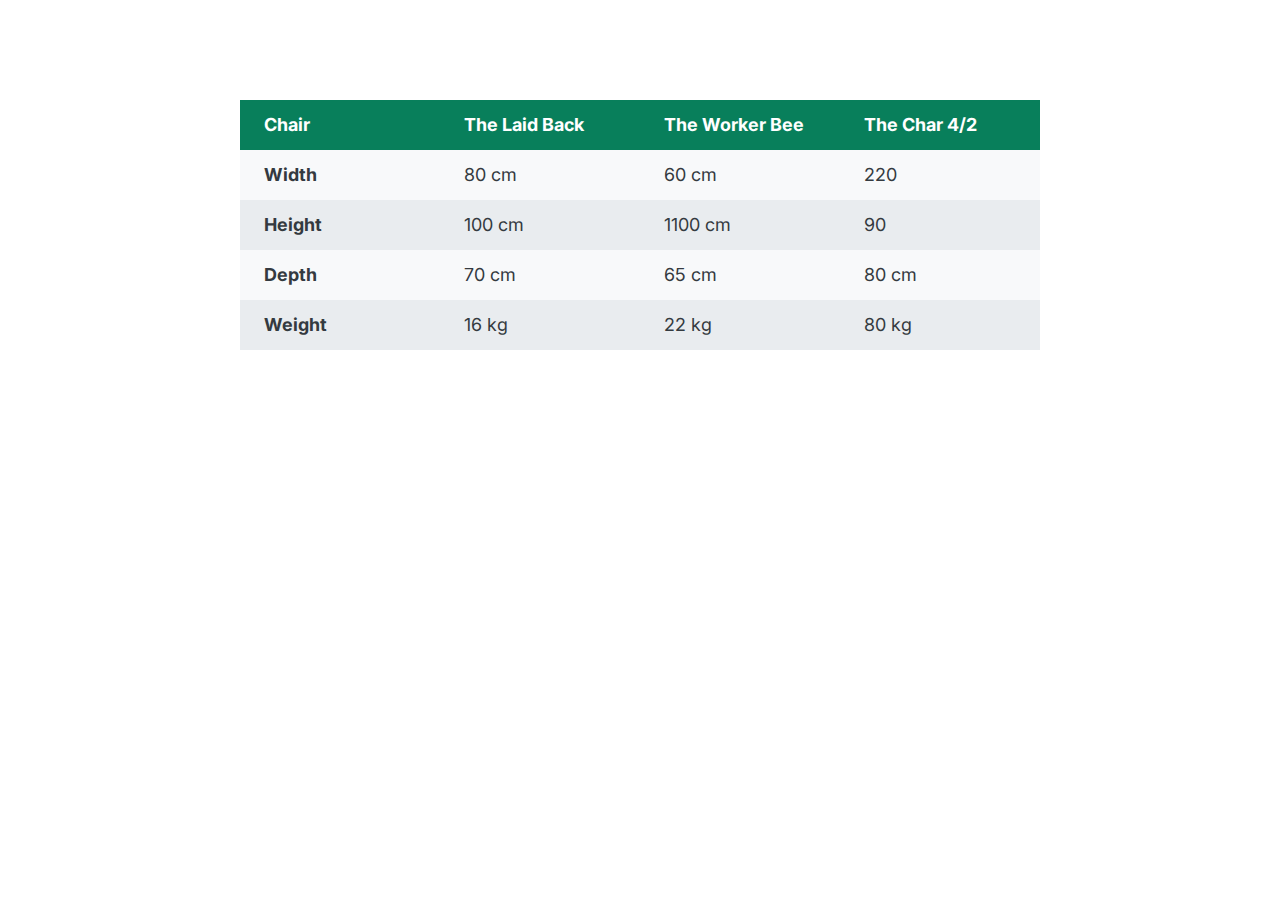
<file: Components/03-table.html>
<!DOCTYPE html>
<html lang="en">
  <head>
    <meta charset="UTF-8" />
    <meta http-equiv="X-UA-Compatible" content="IE=edge" />
    <meta name="viewport" content="width=device-width, initial-scale=1.0" />
    <link
      href="https://fonts.googleapis.com/css2?family=Inter:wght@400;500;700&family=Roboto:wght@400;700&display=swap"
      rel="stylesheet"
    />
    <title>Table Component</title>
    <style>
      /*
      SPACING SYSTEM (px)
      2 / 4 / 8 / 12 / 16 / 24 / 32 / 48 / 64 / 80 / 96 / 128
      
      FONT SIZE SYSTEM (px)
      10 / 12 / 14 / 16 / 18 / 20 / 24 / 30 / 36 / 44 / 52 / 62 / 74 / 86 / 98
      */

      * {
        margin: 0;
        padding: 0;
        box-sizing: border-box;
      }

      /* ------------------------ */
      /* GENERAL STYLES */
      /* ------------------------ */
      body {
        font-family: "Inter", sans-serif;
        color: #343a40;
        line-height: 1;
        display: flex;
        justify-content: center;
      }
      table{
        width: 800px;
        margin-top: 100px;
        /* background-color: red;
        border:1px solid #343a40; */
        border-collapse: collapse;
        font-size: 18px;;
      }
      th,td{
        /* border:1px solid #343a40; */
        padding:16px 24px;
        text-align: left;
      }
      thead th{
        background-color: #087f5b;
        color:#fff;
        width: 25%;
      }
      tbody tr:nth-child(odd){
        background-color: #f8f9fa;

      }
      tbody tr:nth-child(even){
        background-color: #e9ecef;

      }
    </style>
  </head>
  <body>
    <table>
      <thead>
      <tr>
        <th>Chair</th>
        <th>The Laid Back</th>
        <th>The Worker Bee</th>
        <th>The Char 4/2</th>
      </tr>
    </thead>
    <tbody>
      <tr>
        <th>Width</th>
        <td>80 cm</td>
        <td>60 cm</td>
        <td>220 <command></td>
      </tr>
      <tr>
        <th>Height</th>
        <td>100 cm</td>
        <td>1100 cm</td>
        <td>90 <command></td>
      </tr>
      <tr>
        <th>Depth</th>
        <td>70 cm</td>
        <td>65 cm</td>
        <td>80 cm</td>
      </tr>
      <tr>
        <th>Weight</th>
        <td>16 kg</td>
        <td>22 kg</td>
        <td>80 kg</td>
      </tr>
    </tbody>
    </table>
  </body>
</html>
</file>
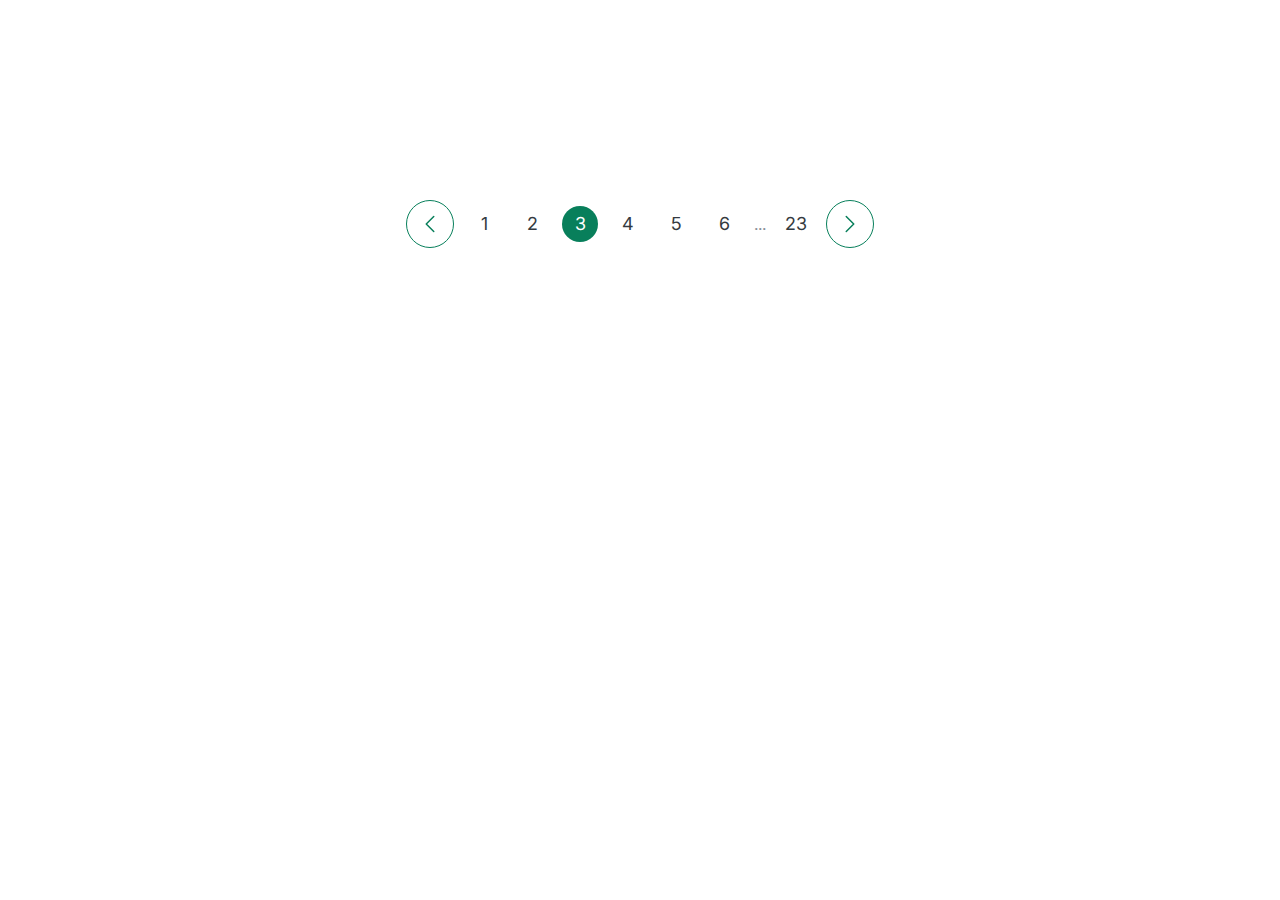
<file: Components/04-pagination.html>
<!DOCTYPE html>
<html lang="en">
  <head>
    <meta charset="UTF-8" />
    <meta http-equiv="X-UA-Compatible" content="IE=edge" />
    <meta name="viewport" content="width=device-width, initial-scale=1.0" />
    <link
      href="https://fonts.googleapis.com/css2?family=Inter:wght@400;500;700&family=Roboto:wght@400;700&display=swap"
      rel="stylesheet"
    />
    <title>Pagination</title>
    <style>
      * {
        margin: 0;
        padding: 0;
        box-sizing: border-box;
      }
      body {
        font-family: "Inter", sans-serif;
        color: #343a40;
        line-height: 1;
        display: flex;
        justify-content: center;
      }
      .container {
        display: flex;
        align-items: center;
        margin-top: 200px;
        gap: 12px;
      }
      .btn {
        height: 48px;
        width: 48px;
        display: flex;
        justify-content: center;
        align-items: center;
        border: 1px solid #087f5b;
        background: none;
        border-radius: 50%;
        cursor: pointer;
      }
      .btn-icon {
        stroke: #087f5b;
        height: 24px;
        width: 24px;
      }

      a:link,
      a:visited {
        text-decoration: none;
        color: #343a40;
        font-size: 18px;
        display: flex;
        justify-content: center;
        align-items: center;
        height: 36px;
        width: 36px;
        border-radius: 50%;
      }
      .btn:hover {
        background-color: #087f5b;
      }
      .btn:hover .btn-icon {
        stroke: white;
      }
      a:hover,
      a:active,
      a.third {
        background-color: #087f5b;
        color: white;
      }
      .dots {
        color: #868e96;
      }
    </style>
  </head>
  <body>
    <div class="container">
      <button class="btn">
        <svg
          xmlns="http://www.w3.org/2000/svg"
          fill="none"
          viewBox="0 0 24 24"
          stroke-width="1.5"
          stroke="currentColor"
          class="btn-icon"
        >
          <path
            stroke-linecap="round"
            stroke-linejoin="round"
            d="M15.75 19.5L8.25 12l7.5-7.5"
          />
        </svg>
      </button>
      <a href="#">1</a>
      <a href="#">2</a>
      <a href="#" class="third">3</a>
      <a href="#">4</a>
      <a href="#">5</a>
      <a href="#">6</a>
      <span class="dots">...</span>
      <a href="#">23</a>
      <button class="btn">
        <svg
          xmlns="http://www.w3.org/2000/svg"
          fill="none"
          viewBox="0 0 24 24"
          stroke-width="1.5"
          stroke="currentColor"
          class="btn-icon"
        >
          <path
            stroke-linecap="round"
            stroke-linejoin="round"
            d="M8.25 4.5l7.5 7.5-7.5 7.5"
          />
        </svg>
      </button>
    </div>
  </body>
</html>
</file>
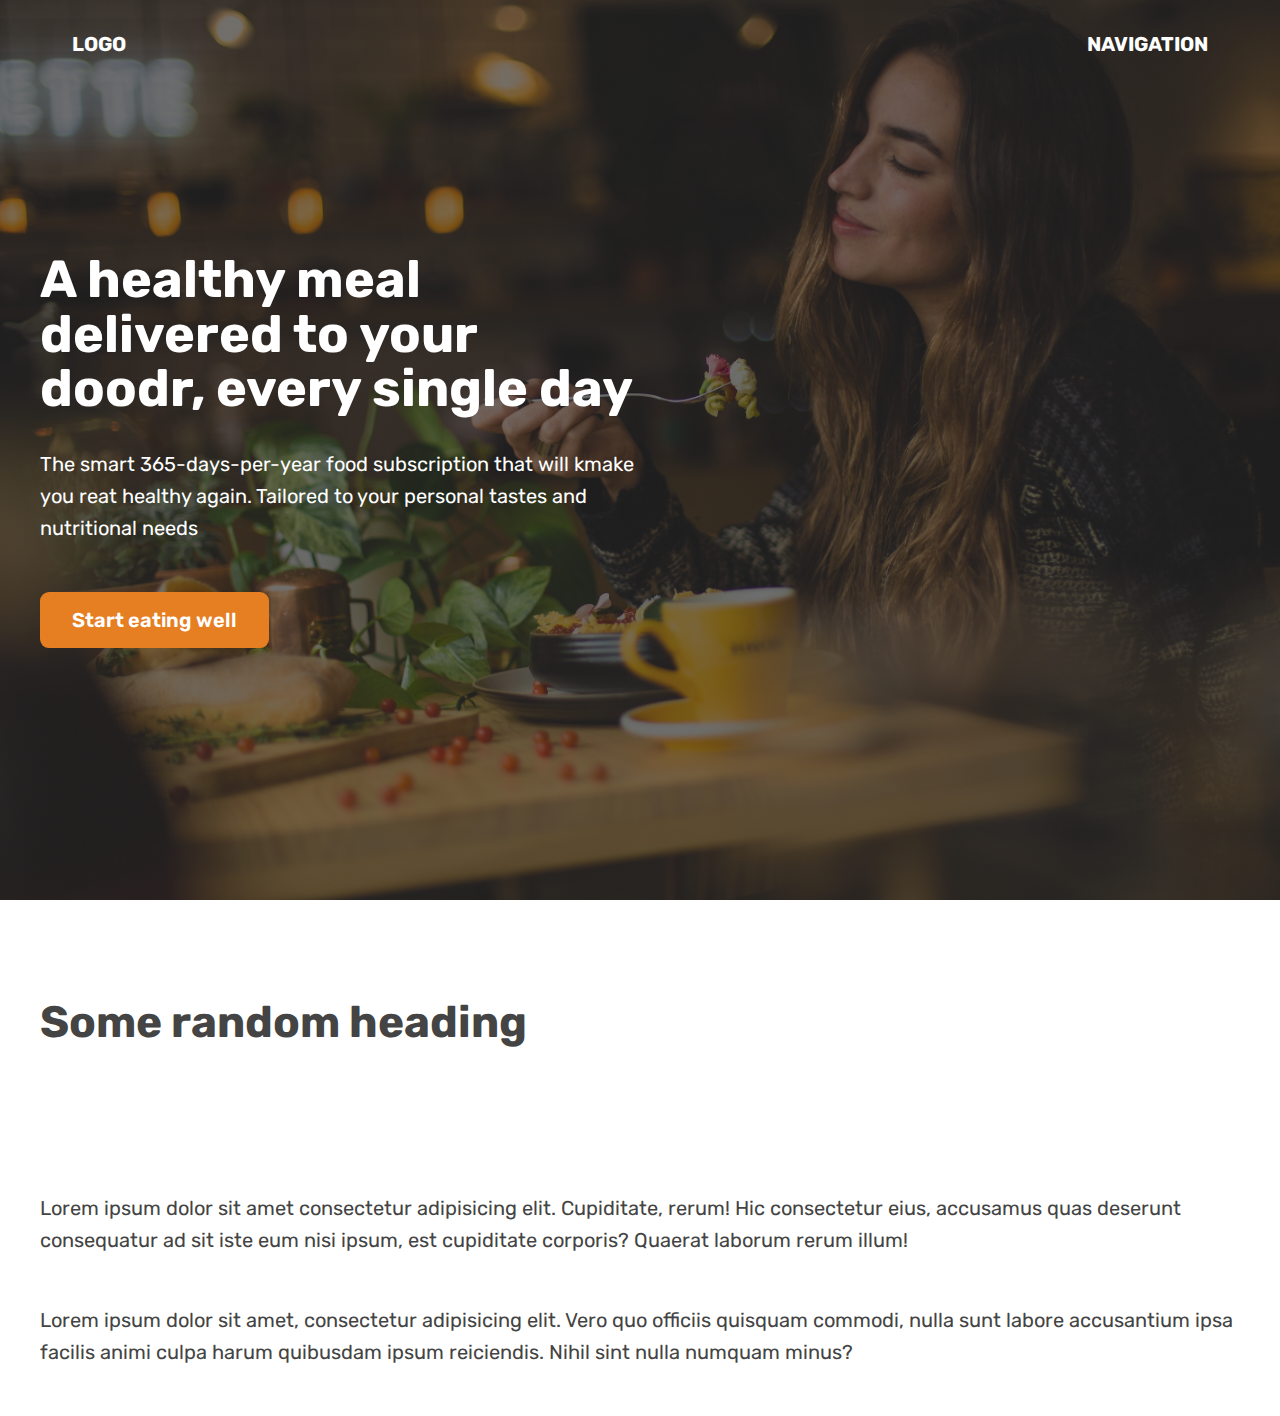
<file: Components/05-hearo.html>
<!DOCTYPE html>
<html lang="en">
  <head>
    <meta charset="UTF-8" />
    <meta http-equiv="X-UA-Compatible" content="IE=edge" />
    <meta name="viewport" content="width=device-width, initial-scale=1.0" />
    <title>Hero Section</title>
    <link rel="preconnect" href="https://fonts.googleapis.com" />
    <link rel="preconnect" href="https://fonts.gstatic.com" crossorigin />
    <link
      href="https://fonts.googleapis.com/css2?family=Inter:wght@400;500;700&family=Roboto:wght@400;700&family=Rubik:wght@400;600;700&display=swap"
      rel="stylesheet"
    />
    <style>
      * {
        margin: 0;
        padding: 0;
        box-sizing: border-box;
      }
      html {
        font-family: "Rubik", sans-serif;
        color: #444;
      }
      .container {
        margin: 0 auto;
        width: 1200px;
      }
      header {
        height: 100vh;
        position: relative;
        background-image: linear-gradient(
            rgba(34, 34, 34, 0.6),
            rgba(34, 34, 34, 0.6)
          ),
          url(hero.jpg);
        background-size: cover;
        color: #fff;
      }
      .header-container {
        width: 1200px;
        position: absolute;
        left: 50%;
        top: 50%;
        transform: translate(-50%, -50%);
      }
      .header-container-inner {
        width: 50%;
      }
      nav {
        font-size: 20px;
        font-weight: 700;
        display: flex;
        justify-content: space-between;
        padding: 32px;
      }
      h1 {
        font-size: 52px;
        margin-bottom: 32px;
        line-height: 1.05;
      }
      p {
        font-size: 20px;
        line-height: 1.6;
        margin-bottom: 48px;
      }
      .btn:link,
      .btn:visited {
        font-size: 20px;
        font-weight: 600;
        background-color: #e67e22;
        color: #fff;
        text-decoration: none;
        display: inline-block;
        padding: 16px 32px;
        border-radius: 9px;
      }
      h2 {
        font-size: 44px;
        margin-bottom: 48px;
        padding: 96px 0;
      }
    </style>
  </head>
  <body>
    <header>
      <nav class="container">
        <div>LOGO</div>
        <div>NAVIGATION</div>
      </nav>
      <div class="header-container">
        <div class="header-container-inner">
          <h1>A healthy meal delivered to your doodr, every single day</h1>
          <p>
            The smart 365-days-per-year food subscription that will kmake you
            reat healthy again. Tailored to your personal tastes and nutritional
            needs
          </p>
          <a href="#" class="btn">Start eating well</a>
        </div>
      </div>
    </header>
    <secton>
      <div class="container">
        <h2>Some random heading</h2>
        <p>
          Lorem ipsum dolor sit amet consectetur adipisicing elit. Cupiditate,
          rerum! Hic consectetur eius, accusamus quas deserunt consequatur ad
          sit iste eum nisi ipsum, est cupiditate corporis? Quaerat laborum
          rerum illum!
        </p>
        <p>
          Lorem ipsum dolor sit amet, consectetur adipisicing elit. Vero quo
          officiis quisquam commodi, nulla sunt labore accusantium ipsa facilis
          animi culpa harum quibusdam ipsum reiciendis. Nihil sint nulla numquam
          minus?
        </p>
      </div>
    </secton>
  </body>
</html>
</file>
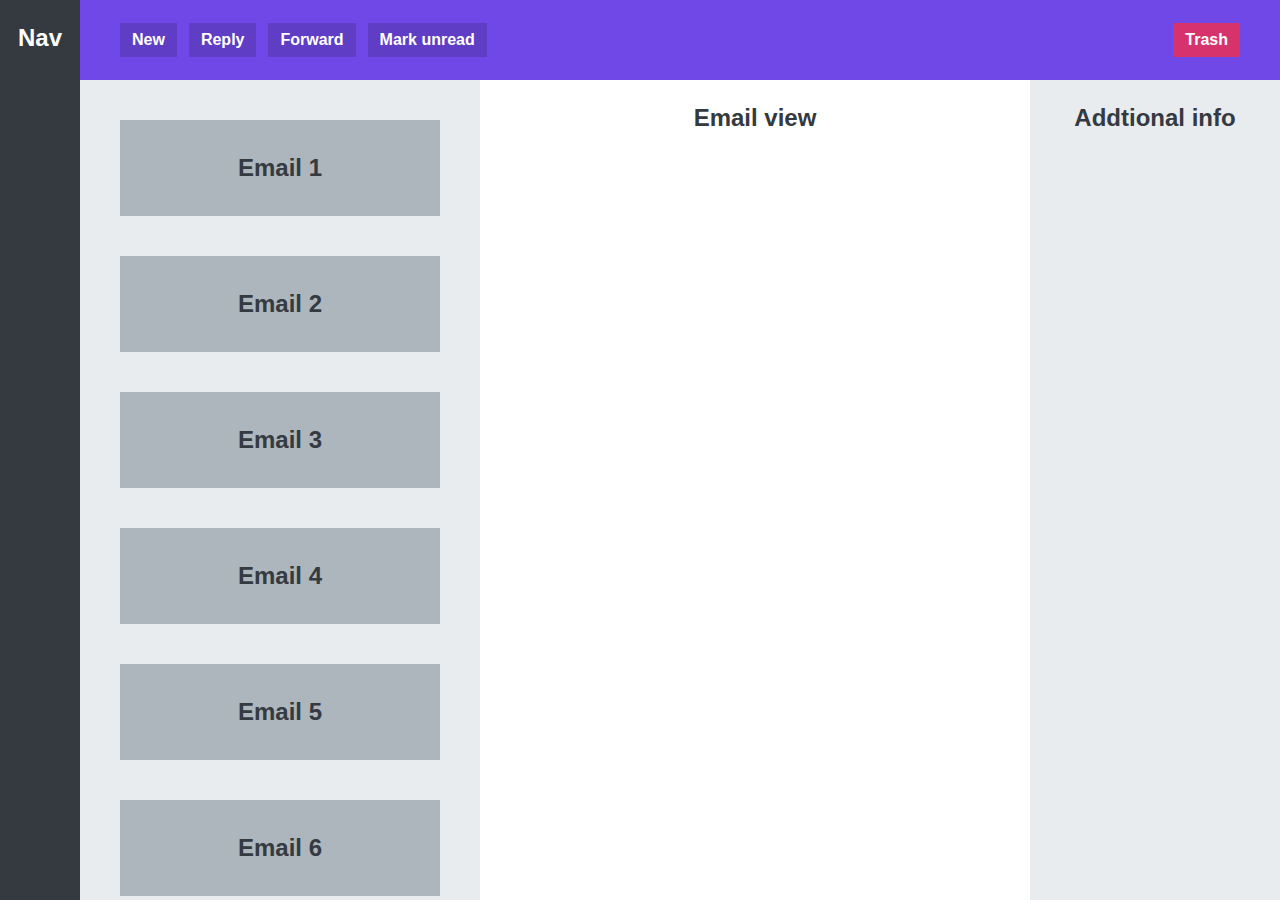
<file: Components/06-app-layout.html>
<!DOCTYPE html>
<html lang="en">
  <head>
    <meta charset="UTF-8" />
    <meta http-equiv="X-UA-Compatible" content="IE=edge" />
    <meta name="viewport" content="width=device-width, initial-scale=1.0" />
    <title>App Layout</title>
    <style>
      * {
        margin: 0;
        padding: 0;
        box-sizing: border-box;
      }
      body {
        font-family: sans-serif;
        color: #343a40;
        font-size: 24px;
        font-weight: bold;
        text-align: center;
      }
      .container {
        display: grid;
        grid-template-columns: 80px 400px 1fr 250px;
        grid-template-rows: 80px 1fr;
        height: 100vh;
      }
      nav,
      section,
      main,
      aside {
        padding-top: 24px;
      }
      nav {
        background-color: #343a40;
        color: #fff;
        grid-row: 1/-1;
      }
      menu {
        background-color: #7048e8;
        color: #fff;
        grid-column: 2/-1;
        display: flex;
        align-items: center;
        /* justify-content: flex-start; */
        gap: 12px;
        padding: 0 40px;
      }
      button {
        display: inline-block;
        font-size: 16px;
        font-weight: bold;
        background-color: #5f3dc4;
        border: none;
        cursor: pointer;
        color: white;
        padding: 8px 12px;
      }
      button:last-child {
        background-color: #d6336c;
        margin-left: auto;
      }
      section {
        background-color: #e9ecef;
        display: flex;
        flex-direction: column;
        gap: 40px;
        padding: 40px;
        overflow: scroll;
      }
      .email {
        background-color: #adb5bd;
        height: 96px;
        display: flex;
        align-items: center;
        justify-content: center;
        flex-shrink: 0;
      }
      aside {
        background-color: #e9ecef;
      }
    </style>
  </head>
  <body>
    <div class="container">
      <nav>Nav</nav>
      <menu>
        <button>New</button>
        <button>Reply</button>
        <button>Forward</button>
        <button>Mark unread</button>
        <button>Trash</button>
      </menu>
      <section>
        <div class="email">Email 1</div>
        <div class="email">Email 2</div>
        <div class="email">Email 3</div>
        <div class="email">Email 4</div>
        <div class="email">Email 5</div>
        <div class="email">Email 6</div>
        <div class="email">Email 7</div>
        <div class="email">Email 8</div>
        <div class="email">Email 9</div>
        <div class="email">Email 10</div>
      </section>
      <main>Email view</main>
      <aside>Addtional info</aside>
    </div>
  </body>
</html>
</file>
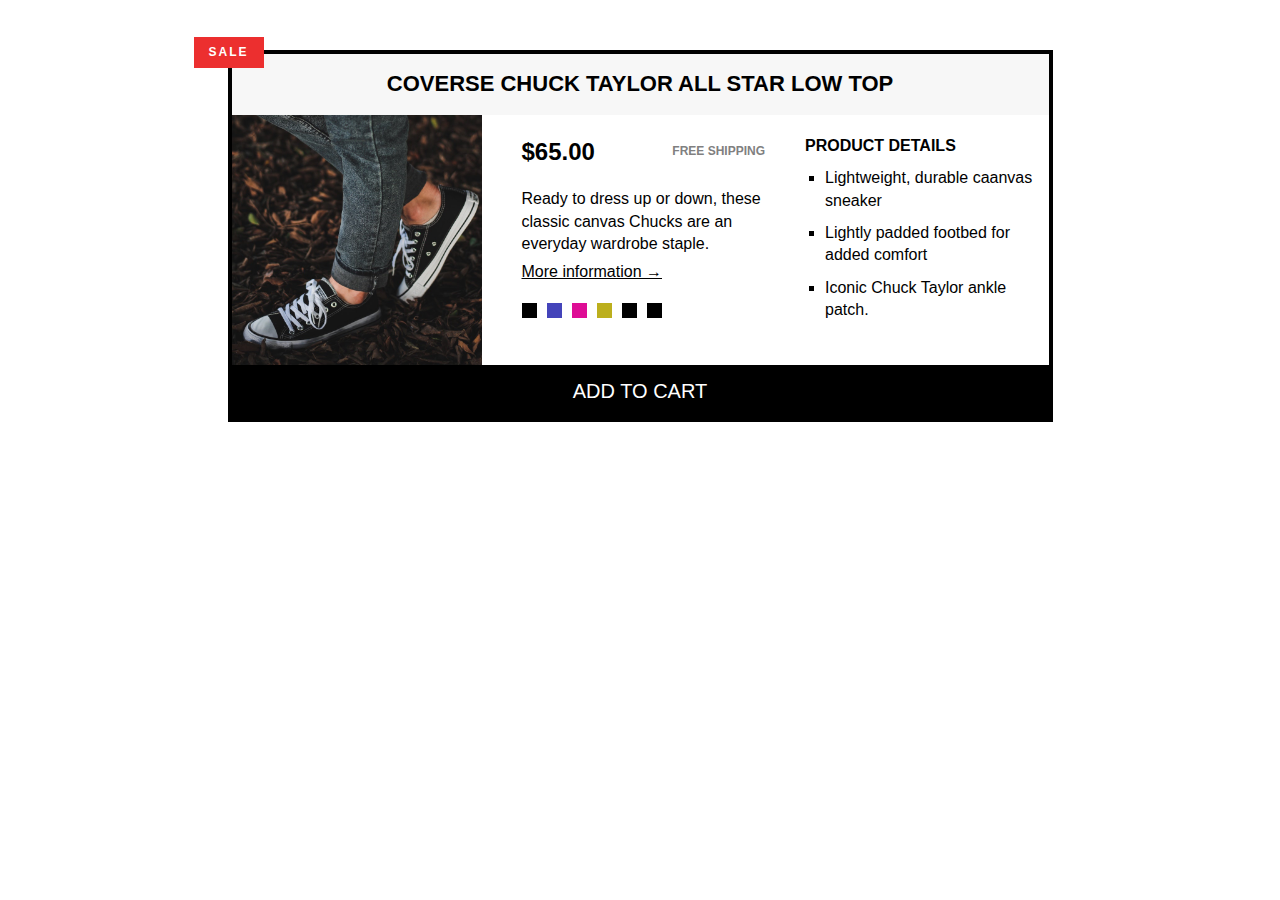
<file: 02-HTML/html-practice/practice.html>
<!DOCTYPE html>
<html lang="en">
  <head>
    <meta charset="UTF-8" />
    <meta http-equiv="X-UA-Compatible" content="IE=edge" />
    <meta name="viewport" content="width=device-width, initial-scale=1.0" />
    <link href="practice.css" rel="stylesheet" />
    <title>Simple Ecommce</title>
  </head>
  <body>
    <article class="product">
      <h2 class="title">Coverse Chuck Taylor All Star Low Top</h2>
      <!-- only necessary for flex box -->
      <!-- <div class="container"> -->
      <img src="../img/challenges.jpg" alt="shoes" height="250" width="250" />
      <div class="product-info">
        <div class="price-shipping">
          <p class="price"><strong>$65.00</strong></p>
          <p class="shipping">Free shipping</p>
        </div>
        <p class="sale">Sale</p>
        <p class="description">
          Ready to dress up or down, these classic canvas Chucks are an everyday
          wardrobe staple.
        </p>

        <a href="#" class="more-info">More information &#8594;</a>
        <div class="colors">
          <div class="color"></div>
          <div class="color color-blue"></div>
          <div class="color color-pink"></div>
          <div class="color color-yellow"></div>
          <div class="color green"></div>
          <div class="color brown"></div>
        </div>
      </div>
      <div class="product-details">
        <h4 class="details-title">Product details</h4>
        <ul class="details-list">
          <li>Lightweight, durable caanvas sneaker</li>
          <li>Lightly padded footbed for added comfort</li>
          <li>Iconic Chuck Taylor ankle patch.</li>
        </ul>
      </div>
      <!-- </div> -->
      <button class="add-button">Add to cart</button>
    </article>
  </body>
</html>
</file>
<file: 02-HTML/style.css>
* {
  margin: 0;
  padding: 0;
}
body {
  font-family: sans-serif;
  color: #444;
  border-top: 10px solid #1098ad;
  position: relative;
}
.container {
  width: 1200px;
  margin: 0 auto;
}
nav {
  font-size: 18px;
}
/* article {
  margin-bottom: 60px;
} */
h1,
h2,
h3 {
  color: #1098ad;
}
h1 {
  font-size: 26px;
  text-transform: uppercase;
  font-style: italic;
}

h2 {
  font-size: 40px;
  margin-bottom: 30px;
  position: relative;
}

h3 {
  font-size: 30px;
  margin-bottom: 20px;
}
h4 {
  font-size: 20px;
  text-transform: uppercase;
  text-align: center;
}
p {
  font-size: 22px;
  line-height: 1.5;
  margin-bottom: 15px;
}

li {
  font-size: 20px;
  margin-bottom: 10px;
}
li:last-child {
  margin-bottom: 0;
}
#author {
  font-style: italic;
  font-size: 18px;
}
#copyright {
  font-size: 16px;
}

.related-author {
  font-size: 18px;
  font-weight: bold;
}
.related-posts {
  list-style: none;
  margin-left: 0;
}

.main-header {
  background-color: #f7f7f7;
  padding: 20px 40px;
  /* margin-bottom: 60px; */
  height: 80px;
}
.post-header {
  margin-bottom: 40px;
}
aside {
  background-color: #f7f7f7;
  border-top: 5px solid #1098ad;
  border-bottom: 5px solid #1098ad;
  padding: 50px 40px;
}

/* pseudo-classes */

li:first-child {
  font-weight: bold;
}
li:last-child {
  color: italic;
}
ul,
ol {
  margin-left: 50px;
  margin-bottom: 20px;
}

/* li:nth-child(2) {
  color: red;
} */

/* li:nth-child(odd) {
  color: red;
} */

/* to make the following code work, p has to be the first child in the article */
/* article p:first-child {
  color: red;
} */
/* styling links */
a:link {
  color: #1098ad;
  text-decoration: none;
}
a:visited {
  color: #1098ad;
}
a:hover {
  color: orangered;
  font-weight: bold;
  text-decoration: underline orangered;
}
a:active {
  background-color: black;
  font-style: italic;
}
.post-img {
  width: 100%;
  height: auto; /*using auto if styled the img in the html*/
}
nav a:link {
  margin-right: 30px;
  display: inline-block;
}
nav a:link:last-child {
  margin-right: 0;
}

.like-button {
  font-size: 22px;
  padding: 20px;
  cursor: pointer;
  position: absolute;
  bottom: 50px;
  right: 50px;
}
/* resolving selectors conflicts */
/* #copyright {
  color: red;
}
.copyright {
  color: blue;
}
.text {
  color: yellow;
}
footer p {
  color: green;
} */
h1::first-letter {
  font-style: normal;
  margin-right: 5px;
}
/* Pseudo-elements */
h2::after {
  content: "TOP";
  background-color: #ffe70e;
  color: #444;
  font-size: 16px;
  font-weight: bold;
  display: inline-block;
  padding: 5px 10px;
  position: absolute;
  top: -10px;
  right: -25px;
}

/* using float layout */

/* article {
  width: 875px;
  float: left;
}
aside {
  width: 300px;
  float: right;
}
.copyright {
  clear: both;
} */

/* Flexbox */
.main-header {
  display: flex;
  align-items: center;
  justify-content: space-between;
}
#author {
  margin-bottom: 0;
  margin-left: 15px;
}
.related-post {
  display: flex;
  align-items: center;
  gap: 20px;
  margin-bottom: 30px;
}
.related-link:lnk {
  font-size: 17px;
  font-weight: bold;
  font-style: normal;
  margin-bottom: 5px;
  display: block;
}
.related-author {
  margin-bottom: 0;
  font-size: 14px;
  font-weight: normal;
  font-style: italic;
}
.author-box {
  display: flex;
  align-items: center;
  margin-bottom: 15px;
}
/* .row {
  display: flex;
  align-items: flex-start;
  gap: 75px;
  margin-bottom: 60px;
}
article {
  flex: 0 0 825px;
  margin-bottom: 0;
}
aside {
  flex: 0 0 300px;
} */

/* CSS Grid */
.container {
  display: grid;
  grid-template-columns: 1fr 300px;
  column-gap: 75px;
  row-gap: 60px;
  align-items: start;
}
.main-header {
  grid-column: 1/-1;
}

footer {
  grid-column: 1/-1;
}
</file>
<file: 05-Design/style.css>
/*
SPACING SYSTEM (px)
2 / 4 / 8 / 12 / 16 / 24 / 32 / 48 / 64 / 80 / 96 / 128

FONT SIZE SYSTEM (px)
10 / 12 / 14 / 16 / 18 / 20 / 24 / 30 / 36 / 44 / 52 / 62 / 74 / 86 / 98
*/

* {
  margin: 0;
  padding: 0;
  box-sizing: border-box;
}

/* ------------------------ */
/* GENERAL STYLES */
/* ------------------------ */
body {
  font-family: "Inter", sans-serif;
  color: #343a40;
  border-bottom: 8px solid #087f5b;
}

.container {
  width: 960px;
  margin: 0 auto;
}

header,
section {
  margin-bottom: 96px;
}

h2 {
  margin-bottom: 48px;
  font-size: 36px;
  letter-spacing: -0.5;
}

.grid-3-cols {
  display: grid;
  grid-template-columns: repeat(3, 1fr);
  column-gap: 80px;
}
.btn:link,
.btn:visited {
  background-color: #087f5b;
  color: #fff;
  text-decoration: none;
  text-transform: uppercase;
  font-weight: 500;

  display: inline-block;
  border-radius: 100px;
}
.btn:hover,
.btn:active {
  background-color: #099268;
}
.btn--big {
  font-size: 18px;
  padding: 16px 32px;
}
.btn--small {
  font-size: 14px;
  padding: 8px 14px;
}
/* ------------------------ */
/* COMPONENT STYLES */
/* ------------------------ */

/* HEADER */
header {
  display: grid;
  grid-template-columns: repeat(2, 1fr);
  column-gap: 80px;
  margin-top: 64px;
}

.header-text-box {
  align-self: center;
}

h1 {
  margin-bottom: 32px;
  font-size: 44px;
  line-height: 1.1;
  letter-spacing: -1px;
}

.header-text {
  margin-bottom: 24px;
  font-size: 18px;
  line-height: 1.7;
}

img {
  width: 100%;
  border-radius: 12px;
}

/* FEATURES */
.features-icon {
  stroke: #087f5b;
  width: 32px;
  height: 32px;
  margin-bottom: 24px;
}

.features-title {
  margin-bottom: 24px;
  font-size: 20px;
}

.features-text {
  font-size: 18px;
  line-height: 1.7;
}

/* TESTIMONIAL */
.testimonial-section {
  background-color: #087f5b;
  color: #fff;
  padding: 24px;
  border-radius: 12px;
}

.testimonial-box {
  grid-column: 2 / -1;
  align-self: center;
}

.testimonial-box h2 {
  margin-bottom: 24px;
  font-size: 24px;
}
.testimonial-author {
  color: #d3f9d8;
}
.testimonial-text {
  font-style: italic;
  color: #ebfbee;
  margin-bottom: 24px;
  font-size: 18px;
  line-height: 1.7;
}

/* CHAIRS */
.chair {
  box-shadow: 0 20px 30px 0 rgba(0, 0, 0, 0.07);
  border-radius: 12px;
}
.chair img {
  border-bottom-left-radius: 0;
  border-bottom-right-radius: 0;
}
.chair-box {
  padding: 32px;
}

h3 {
  margin-bottom: 24px;
  font-size: 20px;
}

.chair-details {
  list-style: none;
  margin-bottom: 48px;
}

.chair-details li {
  display: flex;
  align-items: center;
  gap: 12px;
  margin-bottom: 16px;
}

.chair-details li:last-child {
  margin-bottom: 0;
}

.chair-icon {
  stroke: #087f5b;
  width: 24px;
  height: 24px;
}

.chair-price {
  display: flex;
  justify-content: space-between;
  align-items: center;
  font-size: 20px;
}

footer {
  margin-bottom: 48px;
  font-size: 14px;
  color: #495057;
}
</file>
<file: 02-HTML/html-practice/practice.css>
* {
  margin: 0;
  padding: 0;
  box-sizing: border-box;
}
body {
  font-family: sans-serif;
  line-height: 1.4;
}

.product {
  border: 4px solid black;
  width: 825px;
  margin: 50px auto;
  position: relative;
}
.title {
  text-transform: uppercase;
  font-size: 22px;
  background-color: #f7f7f7;
  text-align: center;
  padding: 15px;
}
.price {
  font-size: 24px;
  float: left;
}
.shipping {
  color: gray;
  font-size: 12px;
  font-weight: bold;
  text-transform: uppercase;
  /* margin-bottom: 20px; */
  /* float: right; */
}
.sale {
  color: #fff;
  background-color: #ec2f2f;
  text-transform: uppercase;
  font-size: 12px;
  font-weight: bold;
  letter-spacing: 2px;
  padding: 7px 15px;
  display: inline-block;
  text-align: center;
  position: absolute;
  left: -38px;
  top: -17px;
}
.description {
  margin-bottom: 5px;
  clear: both;
}
.more-info:link,
.more-info:visited {
  color: black;
}
.more-info:hover,
.more-info:active {
  text-decoration: none;
}
.details-title {
  text-transform: uppercase;
  font-size: 16px;
  margin-bottom: 10px;
}
.details-list {
  list-style-type: square;
  margin-left: 20px;
}
.details-list li {
  margin-bottom: 10px;
}
.details-list:last-child {
  margin-bottom: 0;
}
button {
  font-size: 20px;
  text-transform: uppercase;
  background-color: black;
  color: white;
  border: none;
  cursor: pointer;
  width: 100%;
  padding: 15px;
}
.add-button:hover {
  background-color: white;
  color: black;
  border-top: 4px solid black;
}

.colors {
  margin-top: 20px;
  display: flex;
  gap: 10px;
}
.color {
  background-color: black;
  height: 15px;
  width: 15px;
  /* margin-right: 10px; */
}
.color-blue {
  background-color: rgb(68, 68, 186);
}
.color-pink {
  background-color: rgb(222, 13, 149);
}
.color-yellow {
  background-color: rgb(188, 175, 29);
}
.color-green {
  background-color: green;
}
.color-brown {
  background-color: rgb(110, 85, 8);
}
/* 825-4*2-250-40*2 */
/* using float */
/* .product-info {
  width: 243px;
  float: left;
  margin-right: 40px;
  margin-top: 20px;
}
img {
  float: left;
  margin-right: 40px;
}
.product-details {
  width: 243px;
  float: right;
  margin-top: 20px;
}
.container::after {
  content: "";
  display: block;
  clear: both;
} */

/* using flex box */

.product-info {
  /* width: 243px;
  float: left;
  margin-right: 40px; */
  margin-top: 20px;
}
.product-details {
  /* width: 243px;
  float: right; */
  margin-top: 20px;
}
/* .container {
  display: flex;
  align-items: flex-start;
  gap: 40px;
}
.product-info {
  flex: 1;
}
.product-details {
  flex: 1;
}
.price-shipping {
  display: flex;
  justify-content: space-between;
  align-items: center;
  margin-bottom: 20px;
} */
.price-shipping {
  display: flex;
  justify-content: space-between;
  align-items: center;
  margin-bottom: 20px;
}
/* gird */
.product {
  display: grid;
  grid-template-columns: 250px 1fr 1fr;
  column-gap: 40px;
}
.title {
  grid-column: 1/-1;
}
.add-button {
  grid-column: 1/-1;
}
</file>
